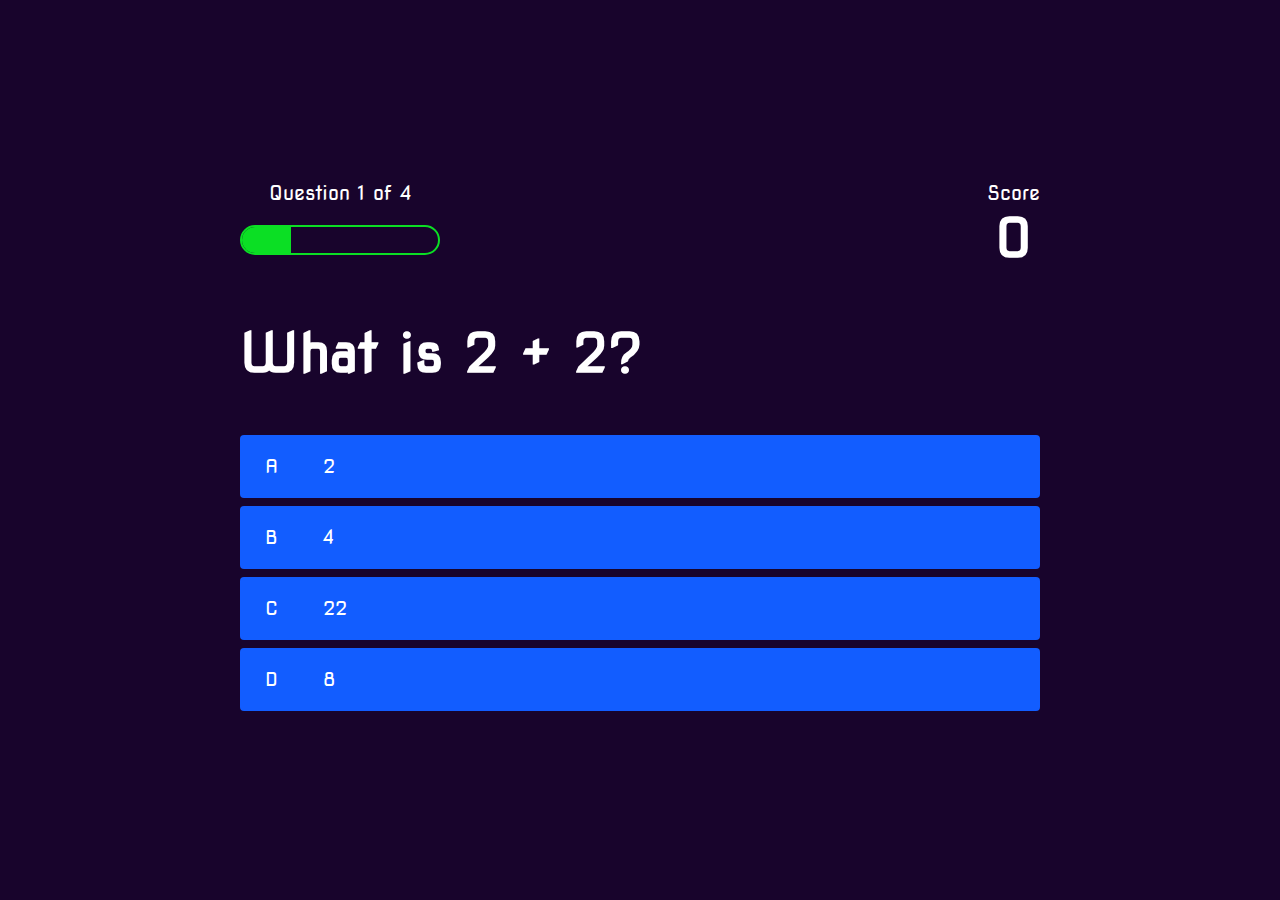
<file: game.html>
<!DOCTYPE html>
<html lang="en">

<head>
    <meta charset="UTF-8">
    <meta http-equiv="X-UA-Compatible" content="IE=edge">
    <meta name="viewport" content="width=device-width, initial-scale=1.0">
    <title>Quiz Page</title>
    <link rel="stylesheet" href="style.css">
    <link rel="stylesheet" href="game.css">
</head>

<body>
    <div class="container">
        <div id="game" class="justify-center flex-column">
            <div id="hud">
                <div class="hud-item">
                    <p id="progressText" class="hud-prefix">
                        Question
                    </p>
                    <div id="progressBar">
                        <div id="progressBarFull">

                        </div>
                    </div>
                </div>
                <div class="hud-item">
                    <p class="hud-prefix">
                        Score
                    </p>
                    <h1 class="hud-main-text" id="score">
                        0
                    </h1>
                </div>
            </div>
            <h1 id="question"></h1>
            <div class="choice-container">
                <p class="choice-prefix">A</p>
                <p class="choice-text" data-number="1">Choice 1</p>
            </div>
            <div id="question"></div>
            <div class="choice-container">
                <p class="choice-prefix">B</p>
                <p class="choice-text" data-number="2">Choice 2</p>
            </div>
            <div id="question"></div>
            <div class="choice-container">
                <p class="choice-prefix">C</p>
                <p class="choice-text" data-number="3">Choice 3</p>
            </div>
            <div id="question"></div>
            <div class="choice-container">
                <p class="choice-prefix">D</p>
                <p class="choice-text" data-number="4">Choice 4</p>
            </div>
        </div>
    </div>

    <script src="game.js"></script>
</body>

</html>
</file>
<file: style.css>
@import url('https://fonts.googleapis.com/css2?family=Nova+Square&display=swap');
:root {
    background-color: rgb(24, 4, 44);
}

* {
    box-sizing: border-box;
    margin: 0;
    padding: 0;
    font-size: 62.5%;
    font-family: 'Nova Square', cursive;
}

h1 {
    font-size: 5.4rem;
    color: #fff;
    margin-bottom: 5rem;
}

h2 {
    font-size: 4.2rem;
    margin-bottom: 4rem;
}

.container {
    width: 100vw;
    height: 100vh;
    display: flex;
    justify-content: center;
    align-items: center;
    max-width: 80rem;
    margin: 0 auto;
    padding: 2rem;
}

.flex-column {
    display: flex;
    flex-direction: column;
}

.flex-center {
    justify-content: center;
    align-items: center;
}

.justify-center {
    justify-content: center;
}

.text-center {
    text-align: center;
}

.hidden {
    display: none;
}

.btn {
    font-size: 2.4rem;
    padding: 2rem 0;
    width: 30rem;
    text-align: center;
    margin-bottom: 1rem;
    text-decoration: none;
    color: rgb(28, 26, 26);
    background: linear-gradient(90deg, rgb(18, 92, 255), rgb(0, 10, 255) 100%);
    border-radius: 4px;
}

.btn:hover {
    cursor: pointer;
    box-shadow: 0 0.4rem 1.4rem 0 rgba(8, 114, 244, 0.6);
    transition: transform 150ms;
    transform: scale(1.03);
}

.btn[disabled]:hover {
    cursor: not-allowed;
    box-shadow: none;
    transform: none;
}

#highscore-btn {
    background: linear-gradient(90deg, rgb(255, 247, 9), rgb(240, 221, 6) 100%);
    ;
}

#highscore-btn:hover {
    box-shadow: 0 0.4rem 1.4rem 0 rgba(255, 255, 0, 0.5);
}

.fa-crown {
    font-size: 2.5rem;
    margin-left: 1rem;
}


/* End Page CSS */

.end-form-container {
    width: 100%;
    display: flex;
    flex-direction: column;
    align-items: center;
    max-width: 30rem;
}

input {
    margin-bottom: 1rem;
    width: 20rem;
    padding: 1.5rem;
    font-size: 1.8rem;
    border: none;
    box-shadow: 0 0.1rem 1.4rem 0 rgba(86, 185, 235, 0.5);
}

input::placeholder {
    color: #aaa;
}

#username {
    margin-bottom: 3rem;
    width: 100%;
    outline: none;
}

#end-text {
    font-size: 2.4rem;
    color: #fff;
    text-align: center;
}

#saveScoreBtn {
    border: none;
}

.fa-home {
    margin-left: 1rem;
    font-size: 2rem;
    color: rgb(28, 26, 26);
}
</file>
<file: game.css>
body {
    color: #fff;
}

.choice-container {
    display: flex;
    margin-bottom: 0.8rem;
    width: 100%;
    border-radius: 4px;
    background: rgb(18, 93, 255);
    font-size: 3rem;
    min-width: 80rem;
}

.choice-container:hover {
    cursor: pointer;
    box-shadow: 0 0.4rem 1.4rem 0 rgba(6, 103, 247, 0.5);
    transform: scale(1.02);
    transform: transform 100ms;
}

.choice-prefix {
    padding: 2rem 2.5rem;
    color: white;
}

.choice-text {
    padding: 2rem;
    width: 100%;
}

.correct {
    background: linear-gradient(32deg, rgba(11, 223, 36) 0%, rgb(41, 232, 111) 100%);
}

.incorrect {
    background: linear-gradient(32deg, rgba(230, 29, 29, 1) 0%, rgb(224, 11, 11, 1) 100%);
}


/* Heads up Display */

#hud {
    display: flex;
    justify-content: space-between;
}

.hud-prefix {
    text-align: center;
    font-size: 2rem;
}

.hud-main-text {
    text-align: center;
}

#progressBar {
    width: 20rem;
    height: 3rem;
    border: 0.2rem solid rgb(11, 223, 36);
    margin-top: 2rem;
    border-radius: 50px;
    overflow: hidden;
}

#progressBarFull {
    height: 100%;
    background: rgb(11, 223, 36);
    width: 0%;
}

@media screen and (max-width: 768px) {
    .choice-container {
        min-width: 40rem;
    }
}
</file>
